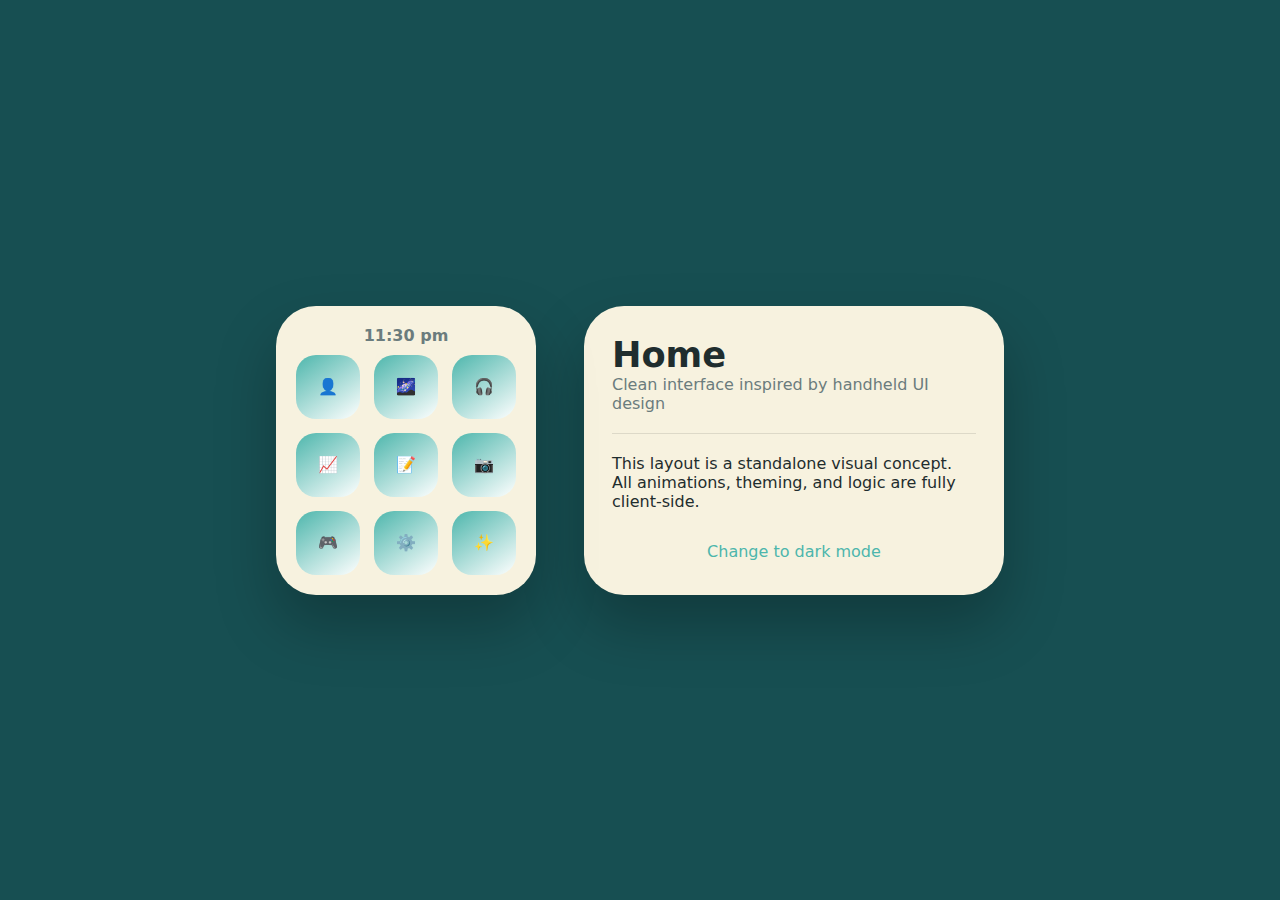
<file: ai.html>
<!DOCTYPE html>
<html lang="en">
<head>
<meta charset="UTF-8" />
<meta name="viewport" content="width=device-width, initial-scale=1.0"/>
<title>Home</title>

<style>
:root {
  --bg: #174f52;
  --panel: #f7f2df;
  --text: #1f2d2e;
  --muted: #6b7c7d;
  --accent: #4db6ac;
}

body.dark {
  --bg: #0f2e30;
  --panel: #1c1f1f;
  --text: #e8f1f1;
  --muted: #9fb3b4;
  --accent: #63d2c6;
}

* {
  box-sizing: border-box;
  font-family: system-ui, -apple-system, BlinkMacSystemFont;
}

body {
  margin: 0;
  background: var(--bg);
  color: var(--text);
  display: flex;
  align-items: center;
  justify-content: center;
  min-height: 100vh;
  transition: background 0.8s ease;
}

.container {
  display: flex;
  gap: 3rem;
  animation: fadeIn 1.2s ease;
}

.phone {
  width: 260px;
  background: var(--panel);
  border-radius: 40px;
  padding: 20px;
  box-shadow: 0 30px 60px rgba(0,0,0,0.25);
  position: relative;
  transition: background 0.6s ease;
}

.time {
  text-align: center;
  font-weight: 600;
  color: var(--muted);
  margin-bottom: 10px;
}

.grid {
  display: grid;
  grid-template-columns: repeat(3, 1fr);
  gap: 14px;
}

.app {
  aspect-ratio: 1;
  border-radius: 20px;
  background: linear-gradient(145deg, var(--accent), #ffffff);
  display: flex;
  align-items: center;
  justify-content: center;
  font-weight: bold;
  cursor: pointer;
  transition:
    transform 0.4s cubic-bezier(.2,.8,.2,1),
    box-shadow 0.4s ease;
}

.app:hover {
  transform: scale(1.12) translateY(-4px);
  box-shadow: 0 15px 30px rgba(0,0,0,0.25);
}

.panel {
  width: 420px;
  background: var(--panel);
  border-radius: 40px;
  padding: 28px;
  box-shadow: 0 30px 60px rgba(0,0,0,0.25);
  transition: background 0.6s ease;
}

h1 {
  margin: 0;
  font-size: 2.2rem;
}

.subtitle {
  color: var(--muted);
  margin-bottom: 20px;
}

.divider {
  height: 1px;
  background: rgba(0,0,0,0.1);
  margin: 20px 0;
}

.bottom {
  margin-top: 30px;
  text-align: center;
}

.toggle {
  background: none;
  border: none;
  color: var(--accent);
  font-size: 1rem;
  cursor: pointer;
  transition: opacity 0.3s ease;
}

.toggle:hover {
  opacity: 0.7;
}

@keyframes fadeIn {
  from { opacity: 0; transform: translateY(20px); }
  to   { opacity: 1; transform: translateY(0); }
}
</style>
</head>

<body>
<div class="container">

  <!-- Phone -->
  <div class="phone">
    <div class="time" id="time">--:--</div>
    <div class="grid">
      <div class="app" data-title="Profile">👤</div>
      <div class="app" data-title="Stars">🌌</div>
      <div class="app" data-title="Audio">🎧</div>
      <div class="app" data-title="Stats">📈</div>
      <div class="app" data-title="Notes">📝</div>
      <div class="app" data-title="Camera">📷</div>
      <div class="app" data-title="Games">🎮</div>
      <div class="app" data-title="Settings">⚙️</div>
      <div class="app" data-title="Extras">✨</div>
    </div>
  </div>

  <!-- Info Panel -->
  <div class="panel">
    <h1 id="title">Home</h1>
    <div class="subtitle">Clean interface inspired by handheld UI design</div>

    <div class="divider"></div>

    <p>
      This layout is a standalone visual concept.
      All animations, theming, and logic are fully client-side.
    </p>

    <div class="bottom">
      <button class="toggle" id="themeToggle">
        Change to dark mode
      </button>
    </div>
  </div>

</div>

<script>
/* NSW TIME */
function updateTime() {
  const now = new Date();
  const time = now.toLocaleTimeString("en-AU", {
    timeZone: "Australia/Sydney",
    hour: "2-digit",
    minute: "2-digit"
  });
  document.getElementById("time").textContent = time;
}
setInterval(updateTime, 1000);
updateTime();

/* HOVER TITLES */
document.querySelectorAll(".app").forEach(app => {
  app.addEventListener("mouseenter", () => {
    document.getElementById("title").textContent = app.dataset.title;
  });
  app.addEventListener("mouseleave", () => {
    document.getElementById("title").textContent = "Home";
  });
});

/* DARK MODE */
const toggle = document.getElementById("themeToggle");
toggle.onclick = () => {
  document.body.classList.toggle("dark");
  toggle.textContent = document.body.classList.contains("dark")
    ? "Change to light mode"
    : "Change to dark mode";
};
</script>
</body>
</html>
</file>
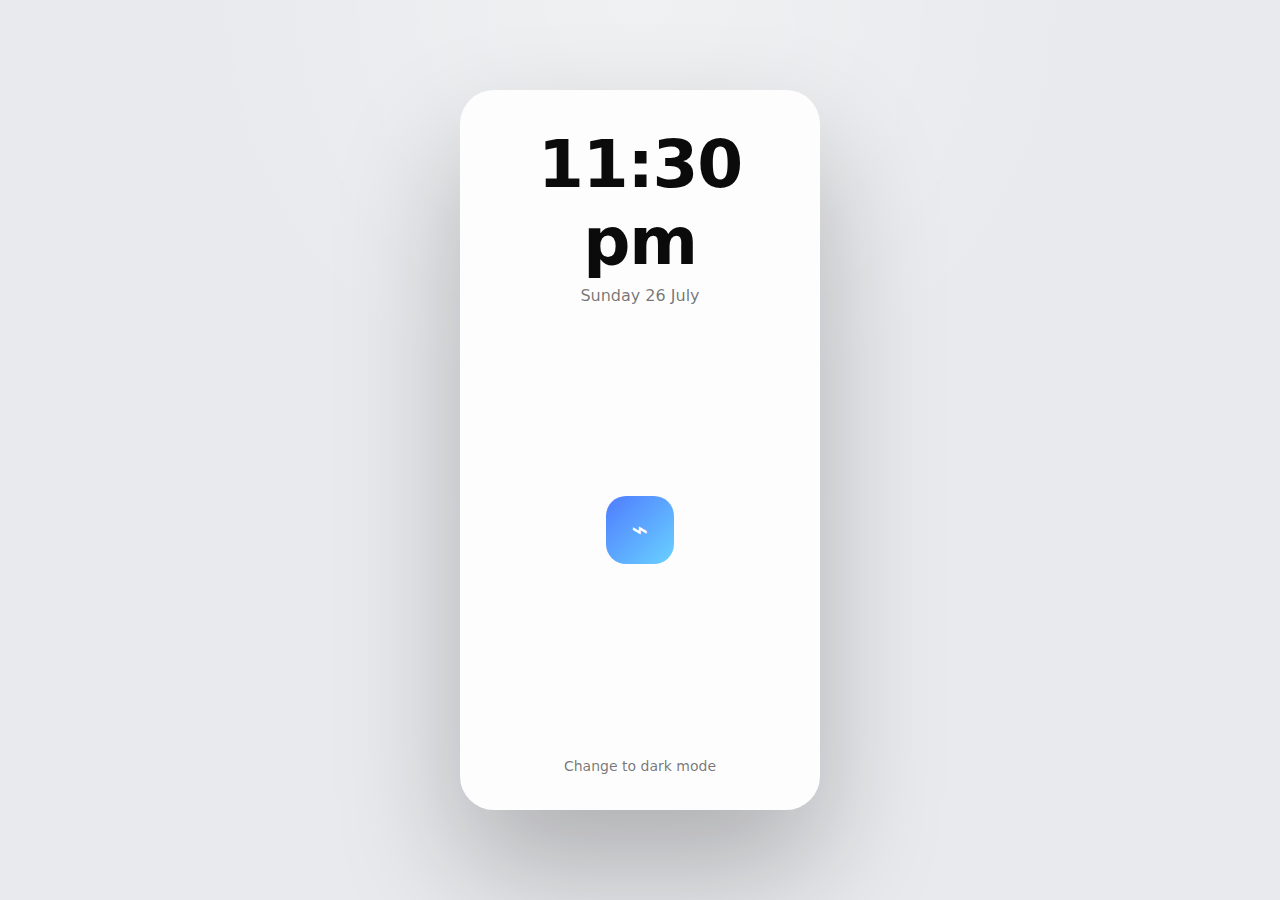
<file: phone.html>
<!DOCTYPE html>
<html lang="en">
<head>
<meta charset="UTF-8">
<title>Lock Screen</title>
<meta name="viewport" content="width=device-width, initial-scale=1">

<style>
/* ================== VARIABLES ================== */
:root {
  --bg: #e9eaed;
  --device: #fdfdfd;
  --text: #0b0b0c;
  --muted: rgba(0,0,0,0.55);
  --glass: rgba(255,255,255,0.55);
  --blur: blur(28px);
}

body.dark {
  --bg: #0c0d11;
  --device: #111216;
  --text: #ffffff;
  --muted: rgba(255,255,255,0.55);
  --glass: rgba(35,35,40,0.55);
}

/* ================== BASE ================== */
* {
  box-sizing: border-box;
  font-family: -apple-system, BlinkMacSystemFont, "SF Pro Display", system-ui, sans-serif;
}

body {
  margin: 0;
  height: 100vh;
  background: radial-gradient(circle at top, #ffffff55, transparent 40%), var(--bg);
  display: flex;
  align-items: center;
  justify-content: center;
  transition: background 0.8s cubic-bezier(.25,.8,.25,1);
}

/* ================== DEVICE ================== */
.phone {
  width: 360px;
  height: 720px;
  border-radius: 34px;
  background: var(--device);
  padding: 28px 24px;
  display: flex;
  flex-direction: column;
  justify-content: space-between;
  box-shadow:
    0 60px 120px rgba(0,0,0,0.25),
    inset 0 0 0 1px rgba(255,255,255,0.25);
  animation: deviceIn 1.1s cubic-bezier(.2,.8,.2,1) forwards;
}

@keyframes deviceIn {
  from { opacity: 0; transform: translateY(40px) scale(.96); }
  to   { opacity: 1; transform: none; }
}

/* ================== TIME ================== */
.time {
  text-align: center;
  margin-top: 8px;
  animation: timeIn 1.2s cubic-bezier(.2,.8,.2,1);
}

@keyframes timeIn {
  from { opacity: 0; transform: translateY(-18px); }
  to { opacity: 1; transform: none; }
}

#clock {
  font-size: 66px;
  font-weight: 600;
  letter-spacing: -1.2px;
  color: var(--text);
}

#date {
  margin-top: 6px;
  font-size: 16px;
  color: var(--muted);
}

/* ================== APPS ================== */
.apps {
  display: flex;
  justify-content: center;
  margin-top: 24px;
}

.app {
  width: 68px;
  height: 68px;
  border-radius: 20px;
  background: linear-gradient(135deg, #4f7cff, #69d2ff);
  display: flex;
  align-items: center;
  justify-content: center;
  color: white;
  font-size: 28px;
  cursor: pointer;
  transition:
    transform 0.45s cubic-bezier(.2,.8,.2,1),
    box-shadow 0.45s cubic-bezier(.2,.8,.2,1);
}

.app:hover {
  transform: translateY(-7px) scale(1.07);
  box-shadow: 0 28px 55px rgba(0,0,0,0.35);
}

/* ================== TITLE ================== */
.title {
  margin-top: 12px;
  text-align: center;
  font-size: 14px;
  color: var(--muted);
  opacity: 0;
  transition: opacity 0.35s ease;
}

/* ================== BOTTOM ================== */
.bottom {
  text-align: center;
  font-size: 14px;
  color: var(--muted);
  cursor: pointer;
  padding-bottom: 8px;
  transition:
    color 0.35s ease,
    transform 0.35s ease;
}

.bottom:hover {
  color: var(--text);
  transform: translateY(-2px);
}
</style>
</head>

<body>

<div class="phone">
  <div class="time">
    <div id="clock">--:--</div>
    <div id="date">Loading…</div>
  </div>

  <div>
    <div class="apps">
      <div class="app" id="app" data-title="App Icon">⌁</div>
    </div>
    <div class="title" id="title">App Icon</div>
  </div>

  <div class="bottom" id="toggle">Change to dark mode</div>
</div>

<script>
/* ===== NSW TIME ===== */
const clock = document.getElementById("clock");
const dateEl = document.getElementById("date");

function updateTime() {
  const now = new Date();
  clock.textContent = now.toLocaleTimeString("en-AU", {
    timeZone: "Australia/Sydney",
    hour: "2-digit",
    minute: "2-digit"
  });

  dateEl.textContent = now.toLocaleDateString("en-AU", {
    timeZone: "Australia/Sydney",
    weekday: "long",
    day: "numeric",
    month: "long"
  });
}

updateTime();
setInterval(updateTime, 1000);

/* ===== DARK MODE ===== */
const toggle = document.getElementById("toggle");
toggle.onclick = () => {
  document.body.classList.toggle("dark");
  toggle.textContent =
    document.body.classList.contains("dark")
      ? "Change to light mode"
      : "Change to dark mode";
};

/* ===== APP TITLE HOVER ===== */
const app = document.getElementById("app");
const title = document.getElementById("title");

app.onmouseenter = () => title.style.opacity = "1";
app.onmouseleave = () => title.style.opacity = "0";
</script>

</body>
</html>
</file>
